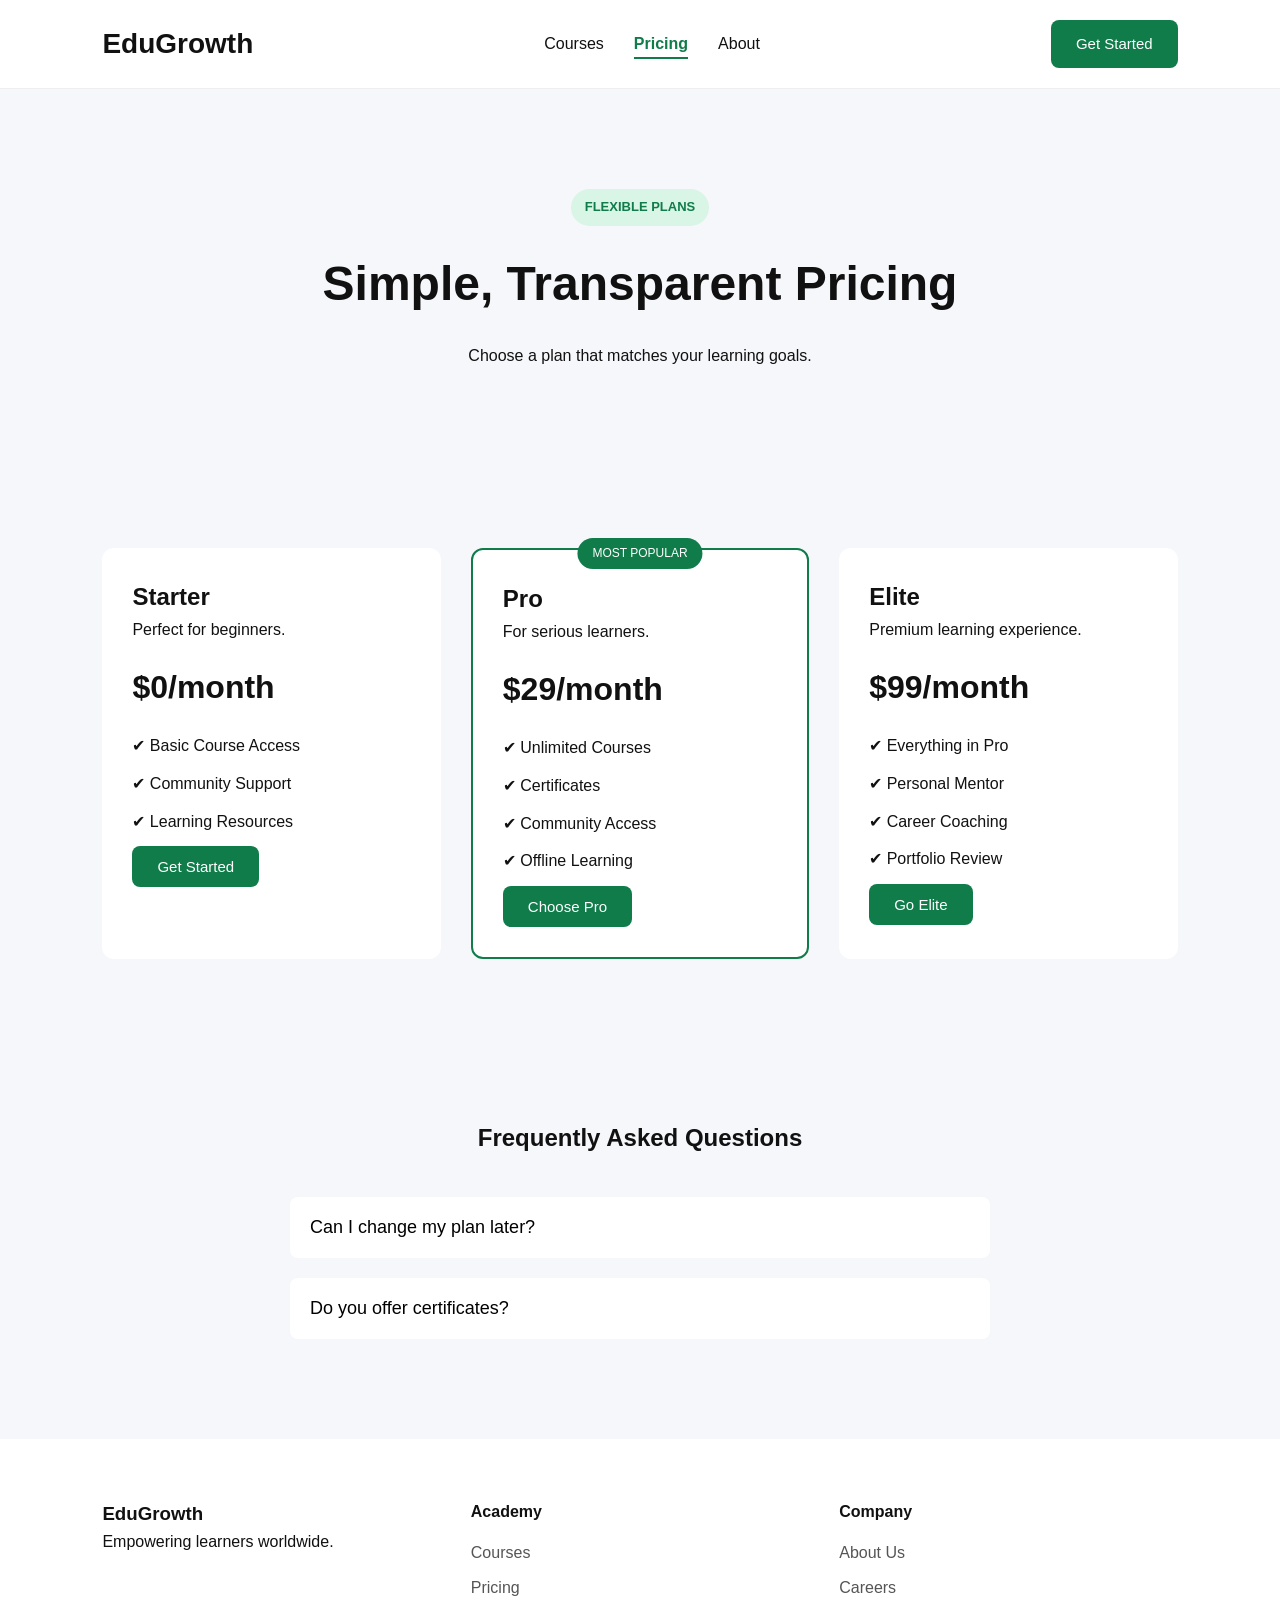
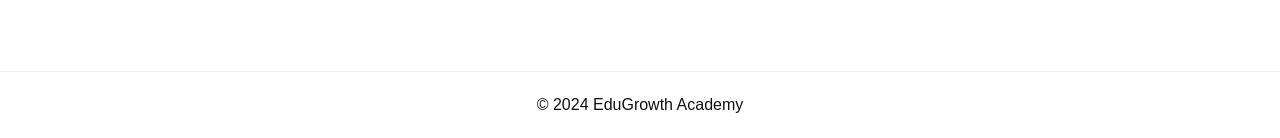
<file: pricing.html>
<!DOCTYPE html>
<html lang="en">
<head>
<meta charset="UTF-8">
<meta name="viewport" content="width=device-width, initial-scale=1.0">
<title>EduGrowth Pricing</title>
<link rel="stylesheet" href="style.css">
</head>
<body>

<header>
<nav class="navbar">

<h2>EduGrowth</h2>

<ul>
<li><a href="courses.html">Courses</a></li>
<li><a class="active" href="pricing.html">Pricing</a></li>
<li><a href="about.html">About</a></li>
</ul>

<a href="#" class="btn open-account-modal" data-plan="General">
Get Started
</a>

</nav>
</header>

<section class="pricing-hero">

<span class="tag">FLEXIBLE PLANS</span>

<h1>Simple, Transparent Pricing</h1>

<p>
Choose a plan that matches your learning goals.
</p>

</section>

<section class="pricing-cards">

<div class="pricing-card">

<h2>Starter</h2>

<p>Perfect for beginners.</p>

<h3>$0<span>/month</span></h3>

<ul>
<li>✔ Basic Course Access</li>
<li>✔ Community Support</li>
<li>✔ Learning Resources</li>
</ul>

<button
class="btn open-account-modal"
data-plan="Starter">
Get Started
</button>

</div>

<div class="pricing-card popular">

<div class="badge">
MOST POPULAR
</div>

<h2>Pro</h2>

<p>For serious learners.</p>

<h3>$29<span>/month</span></h3>

<ul>
<li>✔ Unlimited Courses</li>
<li>✔ Certificates</li>
<li>✔ Community Access</li>
<li>✔ Offline Learning</li>
</ul>

<button
class="btn open-account-modal"
data-plan="Pro">
Choose Pro
</button>

</div>

<div class="pricing-card">

<h2>Elite</h2>

<p>Premium learning experience.</p>

<h3>$99<span>/month</span></h3>

<ul>
<li>✔ Everything in Pro</li>
<li>✔ Personal Mentor</li>
<li>✔ Career Coaching</li>
<li>✔ Portfolio Review</li>
</ul>

<button
class="btn open-account-modal"
data-plan="Elite">
Go Elite
</button>

</div>

</section>

<section class="faq">

<h2>Frequently Asked Questions</h2>

<div class="faq-item">

<button class="faq-btn">
Can I change my plan later?
</button>

<div class="faq-content">
<p>
Yes. You can upgrade or downgrade anytime.
</p>
</div>

</div>

<div class="faq-item">

<button class="faq-btn">
Do you offer certificates?
</button>

<div class="faq-content">
<p>
Yes. Certificates are included in Pro and Elite plans.
</p>
</div>

</div>

</section>

<footer>

<div class="footer-grid">

<div>
<h3>EduGrowth</h3>
<p>Empowering learners worldwide.</p>
</div>

<div>
<h4>Academy</h4>
<a href="courses.html">Courses</a>
<a href="pricing.html">Pricing</a>
</div>

<div>
<h4>Company</h4>
<a href="about.html">About Us</a>
<a href="#">Careers</a>
</div>

</div>

<p class="copyright">
© 2024 EduGrowth Academy
</p>

</footer>

<!-- ACCOUNT REGISTRATION MODAL -->

<div id="accountModal" class="modal">

<div class="modal-content">

<span id="closeModal">&times;</span>

<h2 id="selectedPlan">
Create Account
</h2>

<form id="accountForm">

<input
type="text"
placeholder="Full Name"
required>

<input
type="email"
placeholder="Email Address"
required>

<input
type="tel"
placeholder="Phone Number"
required>

<input
type="password"
placeholder="Create Password"
required>

<button type="submit" class="btn">
Create Account
</button>

</form>

</div>

</div>

<script src="script.js"></script>

</body>
</html>
</file>
<file: style.css>
/* =====================
   GLOBAL STYLES
===================== */

*{
margin:0;
padding:0;
box-sizing:border-box;
font-family:Arial, sans-serif;
}

body{
background:#f5f7fb;
color:#111;
line-height:1.6;
}

a{
text-decoration:none;
color:inherit;
}

img{
max-width:100%;
display:block;
}

ul{
list-style:none;
}

/* =====================
   NAVBAR
===================== */

.navbar{
display:flex;
justify-content:space-between;
align-items:center;
padding:20px 8%;
background:#fff;
border-bottom:1px solid #eee;
}

.navbar h2{
font-size:28px;
}

.navbar ul{
display:flex;
gap:30px;
}

.navbar ul li a{
padding-bottom:5px;
transition:.3s;
}

.active{
color:#0f7c4a;
font-weight:600;
border-bottom:2px solid #0f7c4a;
}

/* =====================
   BUTTONS
===================== */

.btn{
background:#0f7c4a;
color:white;
border:none;
padding:12px 25px;
border-radius:8px;
cursor:pointer;
font-size:15px;
transition:.3s;
}

.btn:hover{
opacity:.9;
}

.outline-btn{
background:white;
border:1px solid #0f7c4a;
color:#0f7c4a;
padding:12px 25px;
border-radius:8px;
cursor:pointer;
}

/* =====================
   HOME PAGE
===================== */

.hero{
display:flex;
justify-content:space-between;
align-items:center;
gap:50px;
padding:100px 8%;
}

.hero-text{
flex:1;
}

.hero-text h1{
font-size:3.5rem;
margin:20px 0;
}

.hero-text h1 span{
color:#0f7c4a;
}

.hero-buttons{
display:flex;
gap:15px;
margin-top:25px;
}

.hero-image{
flex:1;
}

.hero-image img{
border-radius:15px;
}

/* =====================
   FEATURES
===================== */

.features{
padding:80px 8%;
text-align:center;
}

.features h2{
margin-bottom:40px;
}

.feature-grid{
display:grid;
grid-template-columns:repeat(auto-fit,minmax(250px,1fr));
gap:25px;
}

.card{
background:white;
padding:30px;
border-radius:12px;
}

/* =====================
   COURSES SECTION
===================== */

.courses{
padding:80px 8%;
}

.section-title{
display:flex;
justify-content:space-between;
align-items:center;
margin-bottom:30px;
}

.course-grid{
display:grid;
grid-template-columns:repeat(auto-fit,minmax(300px,1fr));
gap:25px;
}

.course-card{
background:white;
border-radius:12px;
overflow:hidden;
box-shadow:0 3px 10px rgba(0,0,0,.08);
}

.course-card img{
width:100%;
height:220px;
object-fit:cover;
}

.course-card h3{
padding:15px;
}

.course-card p{
padding:0 15px;
}

.course-card button{
margin:15px;
}

/* =====================
   TESTIMONIALS
===================== */

.testimonials{
padding:80px 8%;
text-align:center;
}

.testimonial-grid{
display:grid;
grid-template-columns:repeat(auto-fit,minmax(300px,1fr));
gap:25px;
margin-top:40px;
}

.testimonial{
background:white;
padding:30px;
border-radius:12px;
}

/* =====================
   ABOUT PAGE
===================== */

.about-hero{
padding:100px 8%;
}

.about-hero span{
color:#0f7c4a;
font-weight:600;
}

.about-hero h1{
font-size:3rem;
margin:20px 0;
}

.mission{
display:flex;
align-items:center;
gap:50px;
padding:80px 8%;
}

.mission-img{
flex:1;
}

.mission-content{
flex:1;
}

.mission-card{
background:white;
padding:20px;
margin-top:15px;
border-radius:12px;
}

.team{
padding:80px 8%;
text-align:center;
}

.team-grid{
display:grid;
grid-template-columns:repeat(auto-fit,minmax(220px,1fr));
gap:30px;
margin-top:40px;
}

.member{
background:white;
padding:20px;
border-radius:12px;
}

.member img{
width:150px;
height:150px;
object-fit:cover;
border-radius:50%;
margin:auto;
margin-bottom:15px;
}

/* =====================
   COURSES PAGE
===================== */

.courses-hero{
padding:100px 8%;
text-align:center;
}

.courses-hero h1{
font-size:3rem;
margin:20px 0;
}

.tag{
display:inline-block;
background:#d8f5e6;
color:#0f7c4a;
padding:8px 14px;
border-radius:20px;
font-size:13px;
font-weight:600;
}

.course-catalog{
padding:80px 8%;
display:grid;
grid-template-columns:repeat(auto-fit,minmax(300px,1fr));
gap:30px;
}

.course-info{
padding:20px;
}

.course-category{
color:#0f7c4a;
font-size:14px;
font-weight:600;
}

.course-footer{
display:flex;
justify-content:space-between;
align-items:center;
margin-top:20px;
}

/* =====================
   PRICING PAGE
===================== */

.pricing-hero{
text-align:center;
padding:100px 8%;
}

.pricing-hero h1{
font-size:3rem;
margin:20px 0;
}

.pricing-cards{
padding:80px 8%;
display:grid;
grid-template-columns:repeat(auto-fit,minmax(280px,1fr));
gap:30px;
}

.pricing-card{
background:white;
padding:30px;
border-radius:12px;
position:relative;
}

.pricing-card h3{
font-size:2rem;
margin:20px 0;
}

.pricing-card ul li{
margin:12px 0;
}

.popular{
border:2px solid #0f7c4a;
}

.badge{
position:absolute;
top:-12px;
left:50%;
transform:translateX(-50%);
background:#0f7c4a;
color:white;
padding:6px 15px;
border-radius:20px;
font-size:12px;
}

/* =====================
   FAQ
===================== */

.faq{
padding:80px 8%;
}

.faq h2{
text-align:center;
margin-bottom:40px;
}

.faq-item{
max-width:700px;
margin:20px auto;
}

.faq-btn{
width:100%;
padding:20px;
background:white;
border:none;
text-align:left;
cursor:pointer;
font-size:18px;
border-radius:8px;
}

.faq-content{
display:none;
padding:20px;
background:white;
margin-top:5px;
border-radius:8px;
}

/* =====================
   CTA
===================== */

.cta{
background:#07101d;
color:white;
text-align:center;
padding:100px 8%;
}

.cta h2{
font-size:3rem;
margin-bottom:20px;
}

.cta p{
margin-bottom:25px;
}

/* =====================
   FOOTER
===================== */

footer{
background:#fff;
margin-top:0;
}

.footer-grid{
display:grid;
grid-template-columns:repeat(auto-fit,minmax(220px,1fr));
gap:30px;
padding:60px 8%;
}

.footer-grid h4{
margin-bottom:15px;
}

.footer-grid a{
display:block;
margin-bottom:10px;
color:#555;
}

.copyright{
text-align:center;
padding:20px;
border-top:1px solid #eee;
}

/* =====================
   MODALS
===================== */

.modal{
display:none;
position:fixed;
top:0;
left:0;
width:100%;
height:100%;
background:rgba(0,0,0,.6);
justify-content:center;
align-items:center;
z-index: index 9999;
}

.modal-content{
background:white;
padding: 30px;
width:90%;
max-width:450px;
border-radius:12px;
position:relative;
}

.close,
.close-course{
position:absolute;
top:15px;
right:20px;
font-size:30px;
cursor:pointer;
}

.modal-content h2{
margin-bottom:20px;
}

.modal-content form{
display:flex;
flex-direction:column;
gap:15px;
}

.modal-content input{
padding:14px;
border:1px solid #ddd;
border-radius:8px;
font-size:15px;
}

/* =====================
   RESPONSIVE
===================== */

@media(max-width:768px){

.navbar{
flex-direction:column;
gap:15px;
}

.hero,
.mission{
flex-direction:column;
}

.hero-text h1,
.about-hero h1,
.pricing-hero h1,
.courses-hero h1,
.cta h2{
font-size:2.2rem;
}

.hero-buttons{
flex-direction:column;
}

}
</file>
